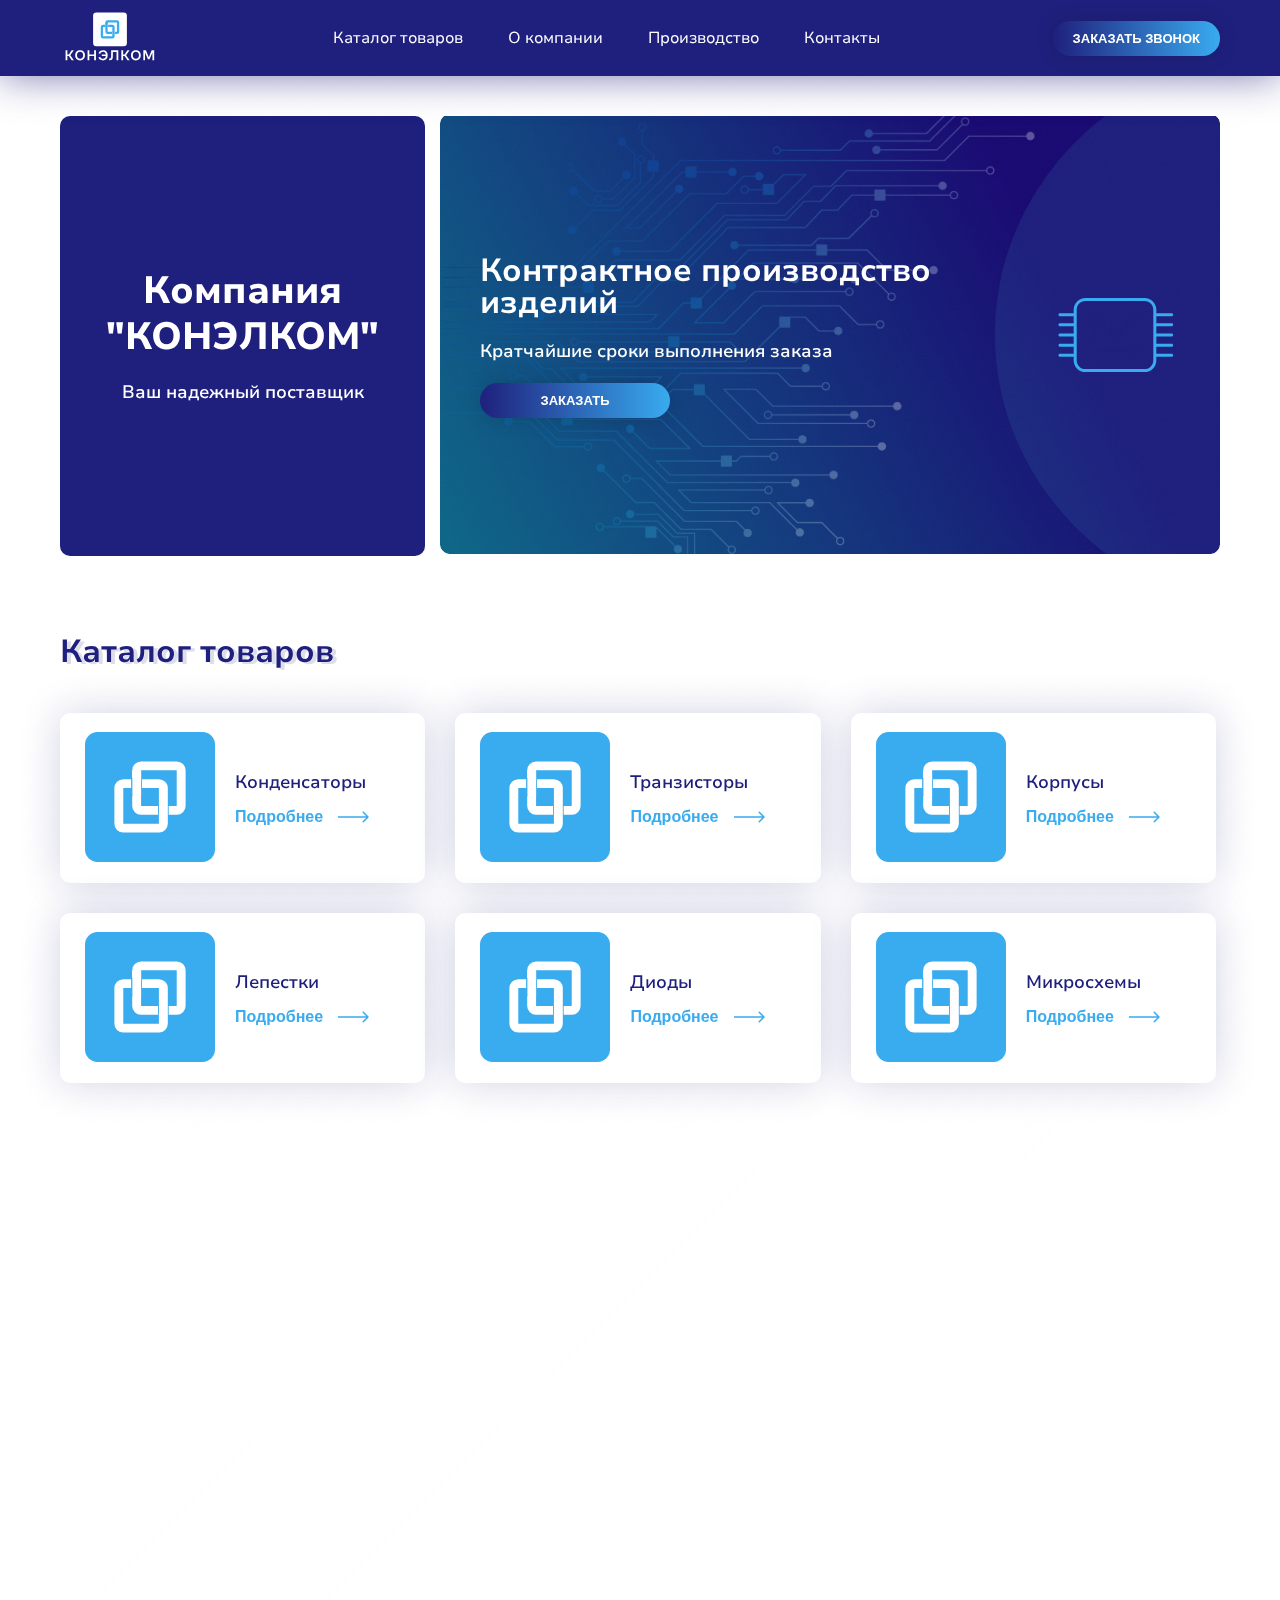
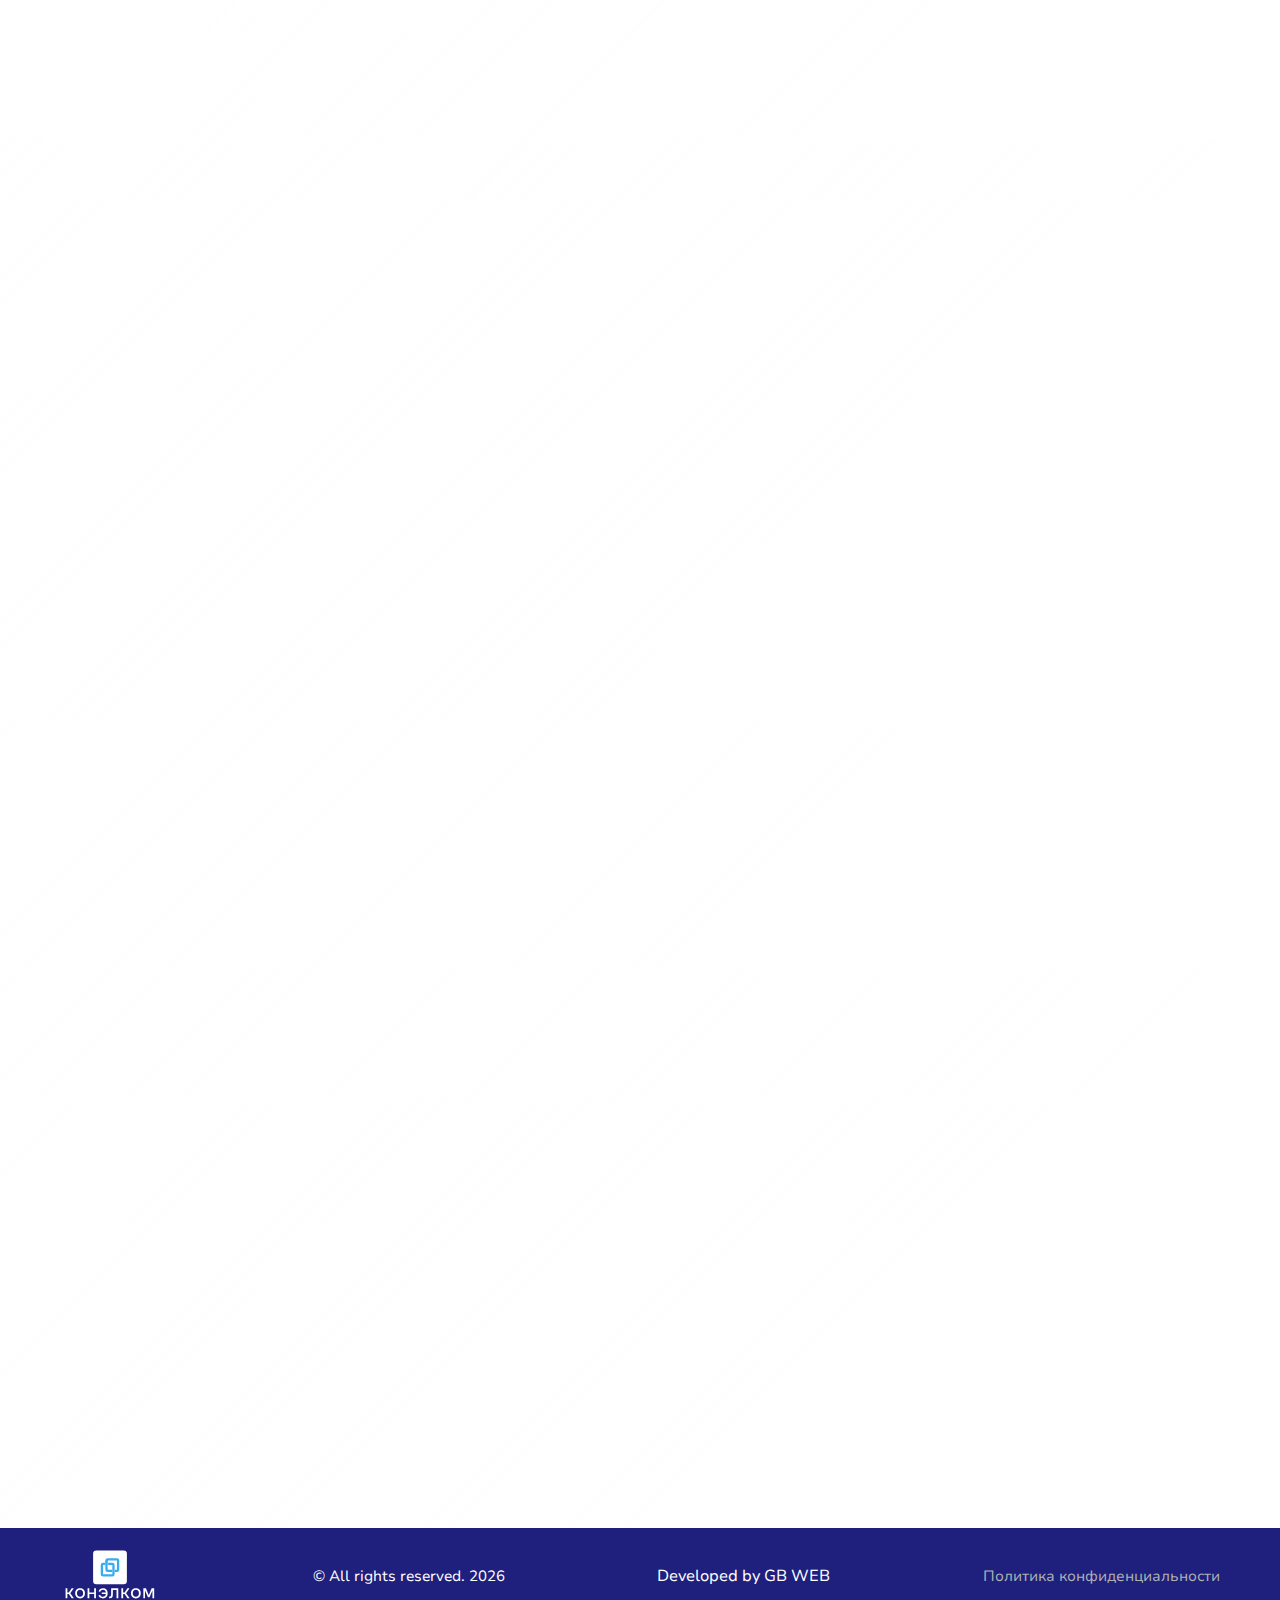
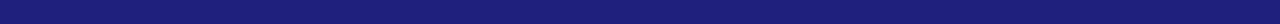
<file: index.html>
<!DOCTYPE html>
<html lang="ru-RU">

<head>
    <meta charset="UTF-8">
    <meta http-equiv="X-UA-Compatible" content="IE=edge">
    <meta name="viewport" content="width=device-width, initial-scale=1.0">
    <link rel="shortcut icon" href="img/shortcut-icon.svg" type="image/x-icon">
    <link rel="stylesheet" href="css/aos.css">
    <link rel="stylesheet" href="css/swiper-bundle.min.css">
    <link rel="stylesheet" href="css/main.css">
    <title>ООО "КОНЭЛКОМ"</title>
</head>

<body>
    <div class="wrapper">
        <header class="header" id="masthead">
            <div class="container">
                <div class="header-wrapper">
                    <a href="/" class="logo">
                        <img class="logo-black" src="img/logo-white.svg" alt>
                        <img class="logo-white" src="img/logo-blue.svg" alt>
                    </a>
                    <ul class="main-menu">
                        <li class="menu-item"><a data-content="Каталог товаров" class="js-link-anchor" href="#catalog">Каталог
                                товаров</a></li>
                        <li class="menu-item"><a data-content="О компании" class="js-link-anchor" href="#about">О компании</a>
                        </li>
                        <li class="menu-item"><a data-content="Производство" class="js-link-anchor"
                                href="#production">Производство</a>
                        </li>
                        <li class="menu-item"><a data-content="Контакты" class="js-link-anchor" href="#contacts">Контакты</a>
                        </li>
                    </ul>
                    <button type="button" class="button modal-open--js" data-modal="contact-form">Заказать звонок</button>
                    <button class="burger-menu">
                        <span></span>
                    </button>
                </div>
            </div>
        </header>
        <main class="page" id="page">
            <section class="intro">
                <div class="container">
                    <div class="intro__wrapper">
                        <div class="title-box" data-aos="fade-right" data-aos-delay="400">
                            <h1 class="first-title" data-aos="fade-down" data-aos-delay="500">Компания "КОНЭЛКОМ"</h1>
                            <div class="sub-title" data-aos="fade-down" data-aos-delay="600">Ваш надежный поставщик</div>
                        </div>
                        <div class="swiper intro-slider" style="background-image: url('img/intro/intro-img.png');"
                            data-aos="fade-left" data-aos-delay="400">
                            <div class="swiper-wrapper">
                                <div class="swiper-slide intro-slider__item">
                                    <div class="intro-slider__item-body">
                                        <h2 class="second-title text-color-white text-align-left padding-bottom-0">Электронные
                                            компоненты оптом</h2>
                                        <div class="sub-title">С гарантией от завода производителя</div>
                                        <button type="button" class="button max-width-190 modal-open--js"
                                            data-modal="contact-form">Смотреть каталог</button>
                                    </div>
                                    <div class="intro-slider__item-img">
                                        <img src="img/intro/intro-icon.svg" alt class="img">
                                    </div>
                                </div>
                                <div class="swiper-slide intro-slider__item">
                                    <div class="intro-slider__item-body">
                                        <h2 class="second-title text-color-white text-align-left padding-bottom-0">Контрактное
                                            производство изделий
                                        </h2>
                                        <div class="sub-title">Кратчайшие сроки выполнения заказа</div>
                                        <button type="button" class="button max-width-190 modal-open--js"
                                            data-modal="contact-form">заказать</button>
                                    </div>
                                    <div class="intro-slider__item-img">
                                        <img src="img/intro/intro-icon.svg" alt class="img">
                                    </div>
                                </div>
                            </div>
                        </div>
                    </div>
            </section>
            <section class="content" id="catalog">
                <div class="container">
                    <div class="content__wrapper" data-aos="fade-right" data-aos-delay="400" data-aos-anchor=".catalog">
                        <h2 class="second-title" data-aos="fade-right" data-aos-delay="500" data-aos-anchor=".catalog" data-text="Каталог
                        товаров">Каталог
                            товаров
                        </h2>
                        <div class="catalog">
                            <div class="catalog__item" data-aos="fade-right" data-aos-delay="550" data-aos-anchor=".catalog">
                                <div class="catalog__item-img">
                                    <img src="img/shortcut-icon.svg" alt class="img">
                                </div>
                                <div class="catalog__item-body">
                                    <div class="content-text">Конденсаторы</div>
                                    <button type="button" class="content-link no-standart-buttons modal-open--js"
                                        data-modal="contact-form">Подробнее <svg xmlns="http://www.w3.org/2000/svg" width="31"
                                            height="12" viewBox="0 0 31 12" fill="none">
                                            <path
                                                d="M30.5303 6.53033C30.8232 6.23744 30.8232 5.76257 30.5303 5.46967L25.7574 0.696701C25.4645 0.403808 24.9896 0.403808 24.6967 0.696701C24.4038 0.989595 24.4038 1.46447 24.6967 1.75736L28.9393 6L24.6967 10.2426C24.4038 10.5355 24.4038 11.0104 24.6967 11.3033C24.9896 11.5962 25.4645 11.5962 25.7574 11.3033L30.5303 6.53033ZM-6.55671e-08 6.75L30 6.75L30 5.25L6.55671e-08 5.25L-6.55671e-08 6.75Z"
                                                fill="#1f207d" />
                                        </svg></button>
                                </div>
                            </div>
                            <div class="catalog__item" data-aos="fade-right" data-aos-delay="600" data-aos-anchor=".catalog">
                                <div class="catalog__item-img">
                                    <img src="img/shortcut-icon.svg" alt class="img">
                                </div>
                                <div class="catalog__item-body">
                                    <div class="content-text">Транзисторы</div>
                                    <button type="button" class="content-link no-standart-buttons modal-open--js"
                                        data-modal="contact-form">Подробнее <svg xmlns="http://www.w3.org/2000/svg" width="31"
                                            height="12" viewBox="0 0 31 12" fill="none">
                                            <path
                                                d="M30.5303 6.53033C30.8232 6.23744 30.8232 5.76257 30.5303 5.46967L25.7574 0.696701C25.4645 0.403808 24.9896 0.403808 24.6967 0.696701C24.4038 0.989595 24.4038 1.46447 24.6967 1.75736L28.9393 6L24.6967 10.2426C24.4038 10.5355 24.4038 11.0104 24.6967 11.3033C24.9896 11.5962 25.4645 11.5962 25.7574 11.3033L30.5303 6.53033ZM-6.55671e-08 6.75L30 6.75L30 5.25L6.55671e-08 5.25L-6.55671e-08 6.75Z"
                                                fill="#1f207d" />
                                        </svg></button>
                                </div>
                            </div>
                            <div class="catalog__item" data-aos="fade-right" data-aos-delay="650" data-aos-anchor=".catalog">
                                <div class="catalog__item-img">
                                    <img src="img/shortcut-icon.svg" alt class="img">
                                </div>
                                <div class="catalog__item-body">
                                    <div class="content-text">Корпусы</div>
                                    <button type="button" class="content-link no-standart-buttons modal-open--js"
                                        data-modal="contact-form">Подробнее <svg xmlns="http://www.w3.org/2000/svg" width="31"
                                            height="12" viewBox="0 0 31 12" fill="none">
                                            <path
                                                d="M30.5303 6.53033C30.8232 6.23744 30.8232 5.76257 30.5303 5.46967L25.7574 0.696701C25.4645 0.403808 24.9896 0.403808 24.6967 0.696701C24.4038 0.989595 24.4038 1.46447 24.6967 1.75736L28.9393 6L24.6967 10.2426C24.4038 10.5355 24.4038 11.0104 24.6967 11.3033C24.9896 11.5962 25.4645 11.5962 25.7574 11.3033L30.5303 6.53033ZM-6.55671e-08 6.75L30 6.75L30 5.25L6.55671e-08 5.25L-6.55671e-08 6.75Z"
                                                fill="#1f207d" />
                                        </svg></button>
                                </div>
                            </div>
                            <div class="catalog__item" data-aos="fade-right" data-aos-delay="700" data-aos-anchor=".catalog">
                                <div class="catalog__item-img">
                                    <img src="img/shortcut-icon.svg" alt class="img">
                                </div>
                                <div class="catalog__item-body">
                                    <div class="content-text">Лепестки</div>
                                    <button type="button" class="content-link no-standart-buttons modal-open--js"
                                        data-modal="contact-form">Подробнее <svg xmlns="http://www.w3.org/2000/svg" width="31"
                                            height="12" viewBox="0 0 31 12" fill="none">
                                            <path
                                                d="M30.5303 6.53033C30.8232 6.23744 30.8232 5.76257 30.5303 5.46967L25.7574 0.696701C25.4645 0.403808 24.9896 0.403808 24.6967 0.696701C24.4038 0.989595 24.4038 1.46447 24.6967 1.75736L28.9393 6L24.6967 10.2426C24.4038 10.5355 24.4038 11.0104 24.6967 11.3033C24.9896 11.5962 25.4645 11.5962 25.7574 11.3033L30.5303 6.53033ZM-6.55671e-08 6.75L30 6.75L30 5.25L6.55671e-08 5.25L-6.55671e-08 6.75Z"
                                                fill="#1f207d" />
                                        </svg></button>
                                </div>
                            </div>
                            <div class="catalog__item" data-aos="fade-right" data-aos-delay="750" data-aos-anchor=".catalog">
                                <div class="catalog__item-img">
                                    <img src="img/shortcut-icon.svg" alt class="img">
                                </div>
                                <div class="catalog__item-body">
                                    <div class="content-text">Диоды</div>
                                    <button type="button" class="content-link no-standart-buttons modal-open--js"
                                        data-modal="contact-form">Подробнее <svg xmlns="http://www.w3.org/2000/svg" width="31"
                                            height="12" viewBox="0 0 31 12" fill="none">
                                            <path
                                                d="M30.5303 6.53033C30.8232 6.23744 30.8232 5.76257 30.5303 5.46967L25.7574 0.696701C25.4645 0.403808 24.9896 0.403808 24.6967 0.696701C24.4038 0.989595 24.4038 1.46447 24.6967 1.75736L28.9393 6L24.6967 10.2426C24.4038 10.5355 24.4038 11.0104 24.6967 11.3033C24.9896 11.5962 25.4645 11.5962 25.7574 11.3033L30.5303 6.53033ZM-6.55671e-08 6.75L30 6.75L30 5.25L6.55671e-08 5.25L-6.55671e-08 6.75Z"
                                                fill="#1f207d" />
                                        </svg></button>
                                </div>
                            </div>
                            <div class="catalog__item" data-aos="fade-right" data-aos-delay="800" data-aos-anchor=".catalog">
                                <div class="catalog__item-img">
                                    <img src="img/shortcut-icon.svg" alt class="img">
                                </div>
                                <div class="catalog__item-body">
                                    <div class="content-text">Микросхемы</div>
                                    <button type="button" class="content-link no-standart-buttons modal-open--js"
                                        data-modal="contact-form">Подробнее <svg xmlns="http://www.w3.org/2000/svg" width="31"
                                            height="12" viewBox="0 0 31 12" fill="none">
                                            <path
                                                d="M30.5303 6.53033C30.8232 6.23744 30.8232 5.76257 30.5303 5.46967L25.7574 0.696701C25.4645 0.403808 24.9896 0.403808 24.6967 0.696701C24.4038 0.989595 24.4038 1.46447 24.6967 1.75736L28.9393 6L24.6967 10.2426C24.4038 10.5355 24.4038 11.0104 24.6967 11.3033C24.9896 11.5962 25.4645 11.5962 25.7574 11.3033L30.5303 6.53033ZM-6.55671e-08 6.75L30 6.75L30 5.25L6.55671e-08 5.25L-6.55671e-08 6.75Z"
                                                fill="#1f207d" />
                                        </svg></button>
                                </div>
                            </div>
                        </div>
                    </div>
                </div>
            </section>
            <section class="content" id="about">
                <div class="container">
                    <div class="content__wrapper" data-aos="fade-right" data-aos-delay="400" data-aos-anchor=".about">
                        <h2 class="second-title" data-aos="fade-right" data-aos-delay="500" data-aos-anchor=".about"
                            data-text="О компании">О компании</h2>
                        <div class="about">
                            <div class="about__description" data-aos="fade-right" data-aos-delay="700" data-aos-anchor=".about">
                                <p data-aos="fade-down" data-aos-delay="800" data-aos-anchor=".about">Компания <span>КОНЭЛКОМ
                                    </span> - надежный поставщик импортных и отечественных электронных компонентов для комплектации
                                    и
                                    производственных нужд промышленных предприятий.</p>
                                <p data-aos="fade-down" data-aos-delay="850" data-aos-anchor=".about">Компания была создана
                                    профессионалами рынка электронных компонентов с целью максимально обеспечить потребности
                                    производителей элетронной техники.</p>
                                <p data-aos="fade-down" data-aos-delay="900" data-aos-anchor=".about">Кроме того, компания имеет
                                    собственную производственную базу и успешно реализует контрактное производство электронных
                                    компонентов.</p>
                            </div>
                            <div class="about__img" data-aos="fade-left" data-aos-delay="800" data-aos-anchor=".about">
                                <img class="img" src="img/about/about-img.png" alt>
                            </div>
                        </div>
                    </div>
                </div>
            </section>
            <div class="advantages">
                <div class="container">
                    <div class="advantages__body" data-aos="fade-right" data-aos-delay="400" data-aos-anchor=".advantages">
                        <div class="advantages__item" data-aos="fade-right" data-aos-delay="500" data-aos-anchor=".advantages">
                            <div class="advantages-icon">
                                <img src="img/advantages/partners-icon.svg" alt class="img">
                            </div>
                            <div class="advantages-description">Прямое сотрудничество с поставщиками</div>
                        </div>
                        <div class="advantages__item" data-aos="fade-right" data-aos-delay="600" data-aos-anchor=".advantages">
                            <div class="advantages-icon">
                                <img src="img/advantages/delivery-icon.svg" alt class="img">
                            </div>
                            <div class="advantages-description">Быстрая доставка от 14 дней</div>
                        </div>
                        <div class="advantages__item" data-aos="fade-right" data-aos-delay="700" data-aos-anchor=".advantages">
                            <div class="advantages-icon">
                                <img src="img/advantages/payment-icon.svg" alt class="img">
                            </div>
                            <div class="advantages-description">Гибкая система оплаты</div>
                        </div>
                        <div class="advantages__item" data-aos="fade-right" data-aos-delay="800" data-aos-anchor=".advantages">
                            <div class="advantages-icon">
                                <img src="img/advantages/agreement-icon.svg" alt class="img">
                            </div>
                            <div class="advantages-description">Официальный договор, полная защита средств</div>
                        </div>
                    </div>
                </div>
            </div>
            <section class="content" id="production">
                <div class="container">
                    <div class="content__wrapper" data-aos="fade-right" data-aos-delay="400" data-aos-anchor=".production">
                        <h2 class="second-title" data-aos="fade-right" data-aos-delay="500" data-aos-anchor=".production"
                            data-text="Производство">Производство</h2>
                        <div class="production">
                            <div class="production__img" data-aos="fade-right" data-aos-delay="800" data-aos-anchor=".production">
                                <img class="img" src="img/production/GxOhVcuDZWo-Photoroom.png" alt>
                            </div>
                            <div class="production__description" data-aos="fade-left" data-aos-delay="700"
                                data-aos-anchor=".production">
                                <p data-aos="fade-down" data-aos-delay="800" data-aos-anchor=".production">Компания <span>КОНЭЛКОМ
                                    </span> оказывает услуги контрактного производства электронных компонентов, обеспечивая
                                    высокое качество и надежность на каждом этапе производственного процесса.</p>
                                <p data-aos="fade-down" data-aos-delay="850" data-aos-anchor=".production">Наша команда
                                    профессионалов использует современные технологии и оборудование, что позволяет нам создавать
                                    продукцию, соответствующую самым строгим стандартам.</p>
                                <button type="button" class="button max-width-190 modal-open--js"
                                    data-modal="contact-form">заказать</button>
                            </div>
                        </div>
                    </div>
                </div>
            </section>
            <div class="advantages">
                <div class="container">
                    <div class="advantages__body" data-aos="fade-right" data-aos-delay="400" data-aos-anchor=".production">
                        <div class="advantages__item advantages__item--width-50" data-aos="fade-right" data-aos-delay="500"
                            data-aos-anchor=".production">
                            <div class="advantages-icon">
                                <img src="img/advantages/Individual.svg" alt class="img">
                            </div>
                            <div class="advantages-description">Мы учитываем все требования клиента, предлагая соответствующие
                                решения</div>
                        </div>
                        <div class="advantages__item advantages__item--width-50" data-aos="fade-right" data-aos-delay="600"
                            data-aos-anchor=".production">
                            <div class="advantages-icon">
                                <img src="img/advantages/Quality.svg" alt class="img">
                            </div>
                            <div class="advantages-description">Все изделия проходят строгий контроль качества на каждом этапе
                                производства</div>
                        </div>
                        <div class="advantages__item advantages__item--width-50" data-aos="fade-right" data-aos-delay="700"
                            data-aos-anchor=".production">
                            <div class="advantages-icon">
                                <img src="img/advantages/Flexibility.svg" alt class="img">
                            </div>
                            <div class="advantages-description">Мы способны адаптироваться под ваши производственные планы</div>
                        </div>
                        <div class="advantages__item advantages__item--width-50" data-aos="fade-right" data-aos-delay="800"
                            data-aos-anchor=".production">
                            <div class="advantages-icon">
                                <img src="img/advantages/Speed.svg" alt class="img">
                            </div>
                            <div class="advantages-description">Оптимизированные процессы позволяют нам сокращать сроки выполнения
                                заказов без ущерба для качества</div>
                        </div>
                    </div>
                </div>
            </div>
            <section class="content" id="contacts">
                <div class="container">
                    <div class="content__wrapper" data-aos="fade-right" data-aos-delay="400" data-aos-anchor=".contacts">
                        <h2 class="second-title" data-aos="fade-right" data-aos-delay="500" data-aos-anchor=".contacts"
                            data-text="Контакты">Контакты</h2>
                        <div class="contacts">
                            <div class="contacts-box" data-aos="fade-right" data-aos-delay="550" data-aos-anchor=".contacts">
                                <div class="contacts-box__item">
                                    <div class="contacts-box__icon"><img src="img/contacts/location.svg" alt class="img"></div>
                                    394019, г. Воронеж, ул. Еремеева, д. 22Д, помещ. 43
                                </div>
                                <a href="tel:+79106582668" class="contacts-box__item contacts-box__link">
                                    <div class="contacts-box__icon"><svg width="16" height="16" viewBox="0 0 16 16" fill="none"
                                            xmlns="http://www.w3.org/2000/svg">
                                            <g clip-path="url(#clip0_1_1756)">
                                                <path
                                                    d="M6.76448 9.17333C7.69225 10.1145 8.81483 10.8411 10.0534 11.3022L11.7289 9.96889C11.7786 9.93468 11.8375 9.91636 11.8978 9.91636C11.9581 9.91636 12.017 9.93468 12.0667 9.96889L15.1778 11.9733C15.2959 12.0443 15.3959 12.1418 15.4699 12.2581C15.5438 12.3744 15.5897 12.5063 15.6039 12.6434C15.6182 12.7805 15.6003 12.919 15.5518 13.048C15.5033 13.177 15.4255 13.2929 15.3245 13.3867L13.8667 14.8267C13.6579 15.0329 13.4013 15.1843 13.1198 15.2673C12.8383 15.3503 12.5406 15.3623 12.2534 15.3022C9.38769 14.7104 6.74632 13.3242 4.63115 11.3022C2.56292 9.26011 1.13172 6.66171 0.511149 3.82222C0.449846 3.53939 0.46264 3.24553 0.548294 2.9691C0.633948 2.69267 0.789556 2.44305 1.00004 2.24444L2.51115 0.786665C2.60466 0.690571 2.7187 0.616876 2.84473 0.5711C2.97075 0.525323 3.1055 0.508651 3.23889 0.522331C3.37227 0.536012 3.50083 0.57969 3.61494 0.650096C3.72905 0.720502 3.82576 0.815812 3.89782 0.928887L5.96893 4C6.00465 4.04822 6.02393 4.10665 6.02393 4.16667C6.02393 4.22668 6.00465 4.28511 5.96893 4.33333L4.60448 5.97333C5.07807 7.18708 5.81592 8.28019 6.76448 9.17333Z"
                                                    fill="#1f207d" />
                                            </g>
                                            <defs>
                                                <clipPath id="clip0_1_1756">
                                                    <rect width="16" height="16" fill="white" />
                                                </clipPath>
                                            </defs>
                                        </svg>
                                    </div>+7 (910)
                                    658-26-68
                                </a>
                                <a href="mailto:conelcom@yandex.ru" class="contacts-box__item contacts-box__link">
                                    <div class="contacts-box__icon"><svg width="16" height="16" viewBox="0 0 16 16" fill="none"
                                            xmlns="http://www.w3.org/2000/svg">
                                            <path
                                                d="M0.05 3.555C0.150818 3.11324 0.398655 2.71881 0.752922 2.43631C1.10719 2.1538 1.54688 1.99997 2 2H14C14.4531 1.99997 14.8928 2.1538 15.2471 2.43631C15.6013 2.71881 15.8492 3.11324 15.95 3.555L8 8.414L0.05 3.555ZM0 4.697V11.801L5.803 8.243L0 4.697ZM6.761 8.83L0.191 12.857C0.353327 13.1993 0.609527 13.4884 0.929782 13.6908C1.25004 13.8931 1.62117 14.0004 2 14H14C14.3788 14.0001 14.7498 13.8926 15.0698 13.6901C15.3899 13.4876 15.6459 13.1983 15.808 12.856L9.238 8.829L8 9.586L6.761 8.829V8.83ZM10.197 8.244L16 11.801V4.697L10.197 8.243V8.244Z"
                                                fill="#1f207d" />
                                        </svg>
                                    </div>
                                    conelcom@yandex.ru
                                </a>
                                <div class="contacts-box__item">
                                    <div class="contacts-box__icon"><img src="img/contacts/time.svg" alt class="img"></div>
                                    График работы: ПН-ПТ с 9:00 до 18:00
                                </div>
                            </div>
                            <div class="map" data-aos="fade-left" data-aos-delay="550" data-aos-anchor=".contacts" loading="lazy">
                                <iframe
                                    src="https://yandex.ru/map-widget/v1/?um=constructor%3A618a1ae87f1263a48642b5f1e888bbd5fd8c296242e0a87487c570b7fdf81d28&amp;source=constructor"
                                    width="100%" height="400" frameborder="0"></iframe>
                            </div>
                        </div>
                    </div>
                </div>
            </section>
        </main>
        <div class="modal-overlay" id="contact-form">
            <div class="popup">
                <div class="second-title padding-bottom-0">Заполните форму и с вами свяжется наш менеджер!</div>
                <div class="modal-body">
                    <label for="fio" class="title-field">ФИО*
                        <input class="field" type="text" name="fio" id="" placeholder="Введите ФИО" required>
                    </label>
                    <label for="position" class="title-field">Должность*
                        <input class="field" type="text" name="position" placeholder="Введите должность" required>
                    </label>
                    <label for="phone" class="title-field">Номер телефона*
                        <input class="field user-phone" type="text" name="phone" placeholder="Введите номер телефона" required>
                    </label>
                    <label for="email" class="title-field">E-mail*
                        <input class="field" type="text" name="email" placeholder="Введите адрес электронной почты" required>
                    </label>
                </div>
                <div class="modal-bottom">
                    <div class="buttons-block">
                        <button type="reset" class="button button--close-modal close-modal--js">закрыть</button>
                        <button type="submit" class="button sub-modal-open--js" data-modal="close-modal">Отправить</button>
                    </div>
                </div>
            </div>
        </div>
        <div class="modal-overlay" id="close-modal">
            <div class="popup">
                <div class="second-title padding-bottom-0">Спасибо! Мы свяжемся с вами в ближайшее время!</div>
                <div class="modal-body"></div>
                <div class="modal-bottom">
                    <div class="buttons-block">
                        <button type="button" class="button close-modal--js">Закрыть</button>
                    </div>
                </div>
            </div>
        </div>
        <button class="button-up">
            <img src="img/button-up.svg" alt="">
        </button>
        <footer class="footer" id="footer">
            <div class="container">
                <div class="footer__body">
                    <div class="logo">
                        <img class="logo-black" src="img/logo-white.svg" alt>
                    </div>
                    <div class="copyright">© All rights reserved. <span id="current-year"></span></div>
                    <div class="menu-item"><a data-content="Developed by GB WEB" href="https://gbweb.ru/"
                            target="_blank">Developed by GB
                            WEB</a></div>
                    <a class="footer__link" href="#">Политика конфиденциальности</a>
                </div>
            </div>
        </footer>
    </div>
    <script src="js/swiper-bundle.min.js"></script>
    <script src="js/aos.js"></script>
    <script src="js/inputmask.js"></script>
    <script src="js/main.js"></script>
    <script src="js/swiper.js"></script>
</body>

</html>
</file>
<file: css/main.css>
html, body, div, span, object, iframe,
h1, h2, h3, h4, h5, h6, p, blockquote, pre,
abbr, address, cite, code,
del, dfn, em, img, ins, kbd, q, samp,
small, strong, sub, sup, var,
b, i,
dl, dt, dd, ol, ul, li,
fieldset, form, label, legend,
table, caption, tbody, tfoot, thead, tr, th, td,
article, aside, canvas, details, figcaption, figure,
footer, header, hgroup, menu, nav, section, summary,
time, mark, audio, video {
  margin: 0;
  padding: 0;
  border: 0;
  outline: 0;
  font-size: 100%;
  vertical-align: baseline;
  background: transparent;
}

body {
  line-height: 1;
}

* {
  box-sizing: border-box;
}

article, aside, details, figcaption, figure,
footer, header, hgroup, menu, nav, section {
  display: block;
}

nav ul,
ul {
  list-style: none;
}

blockquote, q {
  quotes: none;
}

blockquote:before, blockquote:after,
q:before, q:after {
  content: "";
  content: none;
}

a {
  margin: 0;
  padding: 0;
  font-size: 100%;
  vertical-align: baseline;
  background: transparent;
}

/* change colours to suit your needs */
ins {
  background-color: #ff9;
  color: #000;
  text-decoration: none;
}

/* change colours to suit your needs */
mark {
  background-color: #ff9;
  color: #000;
  font-style: italic;
  font-weight: bold;
}

del {
  text-decoration: line-through;
}

abbr[title], dfn[title] {
  border-bottom: 1px dotted;
  cursor: help;
}

table {
  border-collapse: collapse;
  border-spacing: 0;
}

/* change border colour to suit your needs */
hr {
  display: block;
  height: 1px;
  border: 0;
  border-top: 1px solid #cccccc;
  margin: 1em 0;
  padding: 0;
}

input, select {
  vertical-align: middle;
}

@font-face {
  font-family: "NunitoSans";
  src: url("../fonts/NunitoSans_10pt-ExtraBold.woff") format("woff"), url("../fonts/NunitoSans_10pt-ExtraBold.ttf") format("truetype");
  font-weight: 800;
  font-style: normal;
  font-display: swap;
}
@font-face {
  font-family: "NunitoSans";
  src: url("../fonts/NunitoSans_10pt-Bold.woff") format("woff"), url("../fonts/NunitoSans_10pt-Bold.ttf") format("truetype");
  font-weight: 700;
  font-style: normal;
  font-display: swap;
}
@font-face {
  font-family: "NunitoSans";
  src: url("../fonts/NunitoSans_10pt-SemiBold.woff") format("woff"), url("../fonts/NunitoSans_10pt-SemiBold.ttf") format("truetype");
  font-weight: 600;
  font-style: normal;
  font-display: swap;
}
@font-face {
  font-family: "NunitoSans";
  src: url("../fonts/NunitoSans_10pt-Regular.woff") format("woff"), url("../fonts/NunitoSans_10pt-Regular.ttf") format("truetype");
  font-weight: 400;
  font-style: normal;
  font-display: swap;
}
/*--------------------------------------------html,body-----------------------------------*/
html, body {
  height: 100%;
  scroll-behavior: smooth;
}

body {
  font-family: "NunitoSans";
  font-weight: 400;
  background: -o-linear-gradient(315deg, rgba(255, 255, 255, 0.3), rgba(255, 255, 255, 0.6));
  background: linear-gradient(135deg, rgba(255, 255, 255, 0.3), rgba(255, 255, 255, 0.6));
}

body._lock {
  overflow: hidden;
}

/*--------------------------------------------wrapper-------------------------------------*/
.wrapper {
  position: relative;
  min-height: 100vh;
  overflow: hidden;
  display: -webkit-box;
  display: -ms-flexbox;
  display: flex;
  -webkit-box-orient: vertical;
  -webkit-box-direction: normal;
  -ms-flex-direction: column;
  flex-direction: column;
  margin: 0 auto;
}

/*--------------------------------------------container-----------------------------------*/
.container {
  max-width: 1180px;
  margin: 0 auto;
  padding: 0 10px;
}

.page {
  -webkit-box-flex: 1;
  -ms-flex: 1 1 auto;
  flex: 1 1 auto;
}

.img {
  width: 100%;
  height: 100%;
  -o-object-fit: contain;
  object-fit: contain;
  -o-object-position: center;
  object-position: center;
}

.overlay {
  position: absolute;
  top: 0;
  left: 0;
  width: 100%;
  min-height: 100%;
  z-index: 0;
  background: rgba(0, 0, 0, 0.35);
}

.first-title {
  color: #FFF;
  text-align: center;
  font-size: 38px;
  font-style: normal;
  font-weight: 800;
  line-height: 120%;
  width: 100%;
}
@media (max-width: 1180px) {
  .first-title {
    font-size: calc(28px + 10 * (100vw - 320px) / 1600);
  }
}

.second-title {
  position: relative;
  color: #1f207d;
  text-align: center;
  font-size: 32px;
  font-style: normal;
  font-weight: 700;
  line-height: 100%;
  padding-bottom: 45px;
}
@media (max-width: 1180px) {
  .second-title {
    font-size: calc(22px + 10 * (100vw - 320px) / 1600);
  }
}

.second-title:before {
  content: attr(data-text);
  position: absolute;
  left: 1px;
  top: 1.5px;
  width: calc(100% + 5px);
  -webkit-transform-origin: bottom;
  -ms-transform-origin: bottom;
  transform-origin: bottom;
  line-height: 100%;
  -webkit-background-clip: text;
  color: #1f207d;
  opacity: 0.15;
}

.sub-title {
  color: #FFF;
  font-size: 18px;
  font-style: normal;
  font-weight: 600;
  line-height: normal;
}

.content-text {
  color: #1f207d;
  font-size: 18px;
  font-style: normal;
  font-weight: 600;
  line-height: 130%;
}

.content-link {
  display: -webkit-box;
  display: -ms-flexbox;
  display: flex;
  -webkit-box-align: center;
  -ms-flex-align: center;
  align-items: center;
  gap: 15px;
  color: #39ABEF;
  font-size: 16px;
  font-style: normal;
  font-weight: 700;
  line-height: 100%;
  text-decoration: none;
  cursor: pointer;
  -webkit-transition: all 0.3s ease-in;
  -o-transition: all 0.3s ease-in;
  transition: all 0.3s ease-in;
}
.content-link svg path {
  fill: #39ABEF;
  -webkit-transition: all 0.3s ease-in;
  -o-transition: all 0.3s ease-in;
  transition: all 0.3s ease-in;
}

.content-link:hover {
  gap: 25px;
  color: #5E6367;
  -webkit-transition: all 0.3s ease-in;
  -o-transition: all 0.3s ease-in;
  transition: all 0.3s ease-in;
}
.content-link:hover svg path {
  fill: #5E6367;
  -webkit-transition: all 0.3s ease-in;
  -o-transition: all 0.3s ease-in;
  transition: all 0.3s ease-in;
}

.text-align-left {
  text-align: left;
}

.text-color-white {
  color: #FFF;
}

/*--------------------------------------------header-----------------------------------------*/
.header {
  position: fixed;
  width: 100%;
  z-index: 150;
  background: #1f207d;
  box-shadow: 0 0 40px rgba(31, 32, 125, 0.6);
}

#masthead.header-fixed {
  animation: navbarfixed 600ms ease-out;
  background: #f5f5f5;
  backdrop-filter: blur(10px);
  -webkit-backdrop-filter: blur(10px);
}

@keyframes navbarfixed {
  from {
    transform: translateY(-110%);
  }
  to {
    transform: translateY(0%);
  }
}
.header-wrapper {
  display: flex;
  position: relative;
  align-items: center;
  justify-content: space-between;
  gap: 35px;
  padding: 10px 0;
  width: 100%;
}

#masthead .logo .logo-white {
  display: none;
}

#masthead.header-fixed .logo .logo-black {
  display: none;
}

#masthead.header-fixed .logo .logo-white {
  display: block;
}

#masthead.header-fixed .main-menu {
  background: #f5f5f5;
  backdrop-filter: blur(10px);
  -webkit-backdrop-filter: blur(10px);
}

#masthead.header-fixed .menu-item a {
  color: #1f207d;
}

#masthead.header-fixed .menu-item a::after {
  background: #1f207d;
}

#masthead.header-fixed .menu-item:hover a {
  color: transparent;
}

/*--------------------------------------------logo-------------------------------------------*/
.logo {
  max-width: 100px;
  width: 100%;
  overflow: hidden;
  z-index: 120;
}

.logo img {
  width: 100%;
  height: 100%;
  object-fit: cover;
}

/*--------------------------------------------menu-------------------------------------------*/
.main-menu {
  display: flex;
  align-items: center;
  justify-content: center;
  gap: 45px;
}

.menu-item {
  position: relative;
}
.menu-item a {
  position: relative;
  padding: 10px 0;
  color: #FFF;
  font-size: 16px;
  font-style: normal;
  line-height: normal;
  text-decoration: none;
  transition: all 0.5s ease-out;
}

@media (min-width: 1200px) {
  .menu-item a:before {
    position: absolute;
    left: 0;
    top: 10.5px;
    content: attr(data-content);
    display: inline-block;
    color: #39ABEF;
    width: 100%;
    clip: rect(0, 0, 190px, 0);
    -webkit-transition: clip cubic-bezier(0.25, 0.46, 0.45, 0.94) 500ms;
    transition: clip cubic-bezier(0.25, 0.46, 0.45, 0.94) 500ms;
  }
  .menu-item:hover a {
    color: transparent;
  }
  .menu-item a:hover:before {
    clip: rect(0, 190px, 190px, 0);
    transition: all 0.5s ease-in;
  }
  .current-menu-item a {
    color: #39ABEF;
    transition: all 0.3s ease-in;
  }
}
@media (max-width: 1199.98px) {
  .main-menu {
    display: flex;
    flex-direction: column;
    align-items: center;
    justify-content: flex-start;
    gap: 20px;
    margin-top: 0;
    position: fixed;
    top: -120%;
    left: 0;
    bottom: 0;
    right: 0;
    width: 100%;
    height: 0;
    background: #1f207d;
    margin: 0 auto;
    padding: 135px 15px 15px 15px;
    visibility: hidden;
    opacity: 0;
    z-index: 100;
    overflow-y: auto;
  }
  @keyframes slideMenu {
    0% {
      top: -120%;
      opacity: 0;
    }
    100% {
      top: 0%;
      opacity: 1;
    }
  }
  .main-menu.active {
    top: 0%;
    height: 100vh;
    opacity: 1;
    visibility: visible;
    animation: slideMenu 0.5s linear;
  }
  .main-menu::before {
    display: none;
    content: "";
    top: 0;
    left: 0;
    position: fixed;
    z-index: 50;
    width: 100%;
    height: 119px;
    background-color: #1f207d;
  }
  .main-menu.active::before {
    display: block;
  }
  .menu-item {
    display: flex;
    justify-content: center;
    width: 100%;
    padding-block: 0px;
  }
  .menu-item a {
    font-size: 18px;
    text-align: center;
    padding: 0px;
    color: #FFF;
  }
  #masthead.header-fixed .main-menu {
    background: #1f207d;
    backdrop-filter: blur(10px);
    -webkit-backdrop-filter: blur(10px);
  }
  #masthead.header-fixed .menu-item a {
    color: #FFF;
  }
}
/*--------------------------------------------burger-------------------------------------------*/
.burger-menu {
  display: none;
}

@media (max-width: 1199.98px) {
  .burger-menu {
    display: flex;
    justify-content: center;
    align-items: center;
    border: none;
    outline: none;
    border-radius: 4px;
    background: transparent;
    padding: 6px;
    width: 48px;
    height: 48px;
    flex-shrink: 0;
    position: relative;
    z-index: 120;
    cursor: pointer;
  }
  .burger-menu::before,
  .burger-menu::after,
  .burger-menu span {
    content: "";
    width: 24px;
    height: 2px;
    border-radius: 4px;
    background-color: #FFF;
    position: absolute;
    transition: all 0.3s ease-in 0.1s;
  }
  #masthead.header-fixed .burger-menu::before,
  #masthead.header-fixed .burger-menu::after,
  #masthead.header-fixed .burger-menu span {
    background-color: #1f207d;
    transition: all 0.3s ease-in;
  }
  .burger-menu span {
    top: 50%;
    transform: translateY(-50%);
  }
  .burger-menu::before {
    top: 15px;
  }
  .burger-menu::after {
    bottom: 15px;
  }
  @keyframes opacity-default {
    from {
      opacity: 0;
      visibility: hidden;
    }
    to {
      opacity: 1;
      visibility: visible;
    }
  }
  .burger-menu.active span {
    opacity: 0;
    visibility: hidden;
    transition: all 0.3s ease-in 0.1s;
  }
  .burger-menu.active::before {
    top: 24px;
    transform: rotate(45deg);
    transition: all 0.3s ease-in 0.1s;
  }
  .burger-menu.active::after {
    bottom: 22px;
    transform: rotate(-45deg);
    transition: all 0.3s ease-in 0.1s;
  }
  #masthead.header-fixed .burger-menu.active::before,
  #masthead.header-fixed .burger-menu.active::after,
  #masthead.header-fixed .burger-menu.active span {
    background-color: #FFF;
    transition: all 0.3s ease-in;
  }
}
/*--------------------------------------------button-------------------------------------------*/
.button {
  border: none;
  outline: none;
  display: flex;
  padding: 10px 20px;
  justify-content: center;
  align-items: center;
  gap: 8px;
  border-radius: 50px;
  background: linear-gradient(to right, #1f207d, #39ABEF);
  color: #FFF;
  text-align: center;
  font-size: 13px;
  font-style: normal;
  font-weight: 700;
  line-height: normal;
  text-transform: uppercase;
  text-decoration: none;
  box-shadow: 0 0 20px rgba(8, 7, 16, 0.15);
  cursor: pointer;
  transition: background 0.5s ease-in-out, color 0.5s ease-in-out;
}

.button:hover {
  color: #1f207d;
  background: linear-gradient(to right, #FFF, #39ABEF);
  transition: background 0.5s ease-in-out, color 0.5s ease-in-out;
}

.button--close-modal {
  background: #FFF;
  color: #5E6367;
  transition: background 0.5s ease-in-out, color 0.5s ease-in-out;
}

.button--close-modal:hover {
  background: #AEB1B3;
  color: #1f207d;
  transition: background 0.5s ease-in-out, color 0.5s ease-in-out;
}

/*--------------------------------------------button-up------------------------------------------*/
.button-up {
  display: flex;
  align-items: center;
  justify-content: center;
  position: fixed;
  bottom: 10vh;
  left: 5vw;
  width: 40px;
  height: 40px;
  background: transparent;
  border: none;
  outline: none;
  cursor: pointer;
  opacity: 0;
  visibility: hidden;
  z-index: -5;
}
.button-up img {
  width: 38px;
  height: 38px;
  display: flex;
  flex-shrink: 0;
}

.button-up.active {
  opacity: 1;
  visibility: visible;
  z-index: 50;
  transition: all 0.3s ease-in;
}

/*--------------------------------------------modal------------------------------------------*/
.modal-overlay {
  display: none;
  position: fixed;
  align-items: center;
  justify-content: center;
  top: 0;
  left: 0;
  right: 0;
  bottom: 0;
  width: 100%;
  height: 100vh;
  padding: 0px 15px;
  box-shadow: 0 0 40px rgba(31, 32, 125, 0.6);
  z-index: -5;
}
.modal-overlay.active {
  display: flex;
  z-index: 200;
}

.popup {
  position: absolute;
  top: 50%;
  left: 50%;
  transform: translate(-50%, -50%);
  display: flex;
  flex-direction: column;
  align-items: center;
  justify-content: flex-start;
  max-width: 570px;
  width: 100%;
  gap: 30px;
  padding: 25px 35px;
  border-radius: 10px;
  background: #FFF;
  transition: all 0.3s ease-in;
  max-height: 90vh;
  overflow-y: auto;
}
@media (max-width: 575.98px) {
  .popup {
    max-width: 90%;
  }
}

.modal-title {
  color: #0A1729;
  text-align: center;
  font-size: 18px;
  font-style: normal;
  font-weight: 600;
  line-height: normal;
}

.modal-body {
  color: #FFF;
  text-align: center;
  font-size: 14px;
  line-height: 130%;
  display: flex;
  flex-direction: column;
  width: 100%;
  gap: 15px;
}

.modal-bottom {
  position: relative;
  width: 100%;
  display: flex;
  justify-content: center;
}

.modal-bottom .buttons-block {
  display: flex;
  gap: 15px;
  justify-content: center;
  flex-wrap: wrap;
}

.modal-bottom .buttons-block .button {
  min-width: 15%;
}

/*--------------------------------------------footer-------------------------------------------*/
.footer {
  position: relative;
  max-width: 100%;
  background: #1f207d;
}

.footer__body {
  display: flex;
  align-items: center;
  padding: 20px 0;
  width: 100%;
  gap: 15px;
  justify-content: space-between;
}
@media (max-width: 991.98px) {
  .footer__body {
    justify-content: center;
    gap: 35px;
    flex-wrap: wrap;
  }
}

.copyright {
  color: #FFF;
  font-size: 15px;
  font-style: normal;
  font-weight: 400;
  line-height: normal;
}
@media (max-width: 991.98px) {
  .copyright {
    order: 4;
  }
}

.footer__link {
  color: #AEB1B3;
  font-size: 15px;
  font-style: normal;
  font-weight: 400;
  line-height: normal;
  text-decoration: none;
  transition: all 0.3s ease-in;
}
@media (max-width: 991.98px) {
  .footer__link {
    order: 3;
  }
}

.footer__link:hover {
  color: #FFF;
  text-decoration: underline;
  transition: all 0.3s ease-in;
}

/*--------------------------------------------404-------------------------------------------*/
.error-block {
  display: flex;
  flex-direction: column;
  width: 100%;
  height: 100%;
  gap: 30px;
  align-items: center;
}

.error-block__title {
  color: #39ABEF;
  font-size: 150px;
  font-style: normal;
  font-weight: 800;
  line-height: 130%;
}
@media (max-width: 1180px) {
  .error-block__title {
    font-size: calc(45px + 105 * (100vw - 320px) / 1600);
  }
}

.error-block__subtitle {
  color: #1f207d;
  font-size: 55px;
  font-style: normal;
  font-weight: 700;
  line-height: 130%;
}
@media (max-width: 1180px) {
  .error-block__subtitle {
    font-size: calc(45px + 10 * (100vw - 320px) / 1600);
  }
}

.error-block__subtitle--small {
  font-size: 45px;
  font-weight: 400;
}
@media (max-width: 1180px) {
  .error-block__subtitle--small {
    font-size: calc(30px + 15 * (100vw - 320px) / 1600);
  }
}

.content {
  position: relative;
  max-width: 100%;
  background: -o-linear-gradient(315deg, rgba(255, 255, 255, 0.3), rgba(255, 255, 255, 0.6));
  background: linear-gradient(135deg, rgba(255, 255, 255, 0.3), rgba(255, 255, 255, 0.6));
  backdrop-filter: blur(100%);
  -webkit-backdrop-filter: blur(10px);
}

.content--bg-grey1 {
  background: -o-linear-gradient(315deg, rgba(255, 255, 255, 0.3), rgba(255, 255, 255, 0.05));
  background: linear-gradient(135deg, rgba(255, 255, 255, 0.3), rgba(255, 255, 255, 0.05));
}

.content__wrapper {
  display: -webkit-box;
  display: -ms-flexbox;
  display: flex;
  -webkit-box-orient: vertical;
  -webkit-box-direction: normal;
  -ms-flex-direction: column;
  flex-direction: column;
  position: relative;
  -webkit-box-align: start;
  -ms-flex-align: start;
  align-items: flex-start;
  width: 100%;
  padding: 40px 0px;
}
@media (max-width: 991.98px) {
  .content__wrapper {
    padding: 25px 0;
    -webkit-box-align: center;
    -ms-flex-align: center;
    align-items: center;
  }
}

.content__top {
  display: -webkit-box;
  display: -ms-flexbox;
  display: flex;
  -webkit-box-align: center;
  -ms-flex-align: center;
  align-items: center;
  -webkit-box-pack: justify;
  -ms-flex-pack: justify;
  justify-content: space-between;
  width: 100%;
  gap: 30px;
  margin-bottom: 45px;
}

.field {
  border: none;
  border-radius: 4px;
  border-bottom: 1px solid #1f207d;
  background: #FFF;
  outline: none;
  width: 100%;
  height: 40px;
  padding: 0 15px;
  color: #1f207d;
  font-family: "NunitoSans";
  font-size: 14px;
  font-style: normal;
  font-weight: 400;
  line-height: 130%;
}

.field::-webkit-input-placeholder {
  color: #1f207d;
  font-family: "NunitoSans";
  font-size: 14px;
  font-style: normal;
  font-weight: 400;
  line-height: 130%;
  -webkit-transition: color 0.3s ease-in;
  transition: color 0.3s ease-in;
}

.field::-moz-placeholder {
  color: #1f207d;
  font-family: "NunitoSans";
  font-size: 14px;
  font-style: normal;
  font-weight: 400;
  line-height: 130%;
  -moz-transition: color 0.3s ease-in;
  transition: color 0.3s ease-in;
}

.field:-ms-input-placeholder {
  color: #1f207d;
  font-family: "NunitoSans";
  font-size: 14px;
  font-style: normal;
  font-weight: 400;
  line-height: 130%;
  -ms-transition: color 0.3s ease-in;
  transition: color 0.3s ease-in;
}

.field::-ms-input-placeholder {
  color: #1f207d;
  font-family: "NunitoSans";
  font-size: 14px;
  font-style: normal;
  font-weight: 400;
  line-height: 130%;
  -ms-transition: color 0.3s ease-in;
  transition: color 0.3s ease-in;
}

.field::placeholder {
  color: #1f207d;
  font-family: "NunitoSans";
  font-size: 14px;
  font-style: normal;
  font-weight: 400;
  line-height: 130%;
  -webkit-transition: color 0.3s ease-in;
  -o-transition: color 0.3s ease-in;
  transition: color 0.3s ease-in;
}

.field:focus::-webkit-input-placeholder {
  color: transparent;
  -webkit-transition: color 0.3s ease-in;
  transition: color 0.3s ease-in;
}

.field:focus::-moz-placeholder {
  color: transparent;
  -moz-transition: color 0.3s ease-in;
  transition: color 0.3s ease-in;
}

.field:focus:-ms-input-placeholder {
  color: transparent;
  -ms-transition: color 0.3s ease-in;
  transition: color 0.3s ease-in;
}

.field:focus::-ms-input-placeholder {
  color: transparent;
  -ms-transition: color 0.3s ease-in;
  transition: color 0.3s ease-in;
}

.field:focus::placeholder {
  color: transparent;
  -webkit-transition: color 0.3s ease-in;
  -o-transition: color 0.3s ease-in;
  transition: color 0.3s ease-in;
}

.title-field {
  display: -webkit-box;
  display: -ms-flexbox;
  display: flex;
  width: 100%;
  -webkit-box-orient: vertical;
  -webkit-box-direction: normal;
  -ms-flex-direction: column;
  flex-direction: column;
  -webkit-box-align: start;
  -ms-flex-align: start;
  align-items: flex-start;
  gap: 4px;
  color: #1f207d;
  font-size: 12px;
  font-style: normal;
  font-weight: 400;
  line-height: 140%;
  letter-spacing: 0.048px;
}

/*--------------------------------------------intro-------------------------------------------*/
.intro {
  position: relative;
  max-width: 100%;
}

.intro__wrapper {
  display: flex;
  position: relative;
  width: 100%;
  justify-content: space-between;
  align-items: center;
  gap: 15px;
  padding: 40px 0px;
}
@media (max-width: 1199.98px) {
  .intro__wrapper {
    flex-direction: column;
  }
}

.intro-slider {
  position: relative;
  max-width: 780px;
  max-height: 440px;
  background-size: contain;
  background-position: left center;
  background-repeat: no-repeat;
}
@media (max-width: 1199.98px) {
  .intro-slider {
    max-width: 100%;
    background-color: #1f207d;
  }
}
@media (max-width: 479.98px) {
  .intro-slider {
    background-size: cover;
  }
}

.intro-slider__item {
  display: flex;
  padding-inline: 40px;
  justify-content: space-between;
  gap: 15px;
  align-items: center;
  position: relative;
  border-radius: 10px;
  min-height: 440px;
}
@media (max-width: 1199.98px) {
  .intro-slider__item {
    min-height: auto;
  }
}
@media (max-width: 767.98px) {
  .intro-slider__item {
    padding-inline: 20px;
  }
}

.intro-slider__item-body {
  display: flex;
  flex-direction: column;
  gap: 20px;
  max-width: 65%;
}
@media (max-width: 1199.98px) {
  .intro-slider__item-body {
    padding-block: 20px;
  }
}
@media (max-width: 767.98px) {
  .intro-slider__item-body {
    max-width: 100%;
  }
}

.intro-slider__item-img {
  max-width: 130px;
  width: 100%;
}
@media (max-width: 767.98px) {
  .intro-slider__item-img {
    display: none;
  }
}

.title-box {
  display: flex;
  flex-direction: column;
  gap: 20px;
  background: #1f207d;
  align-items: center;
  justify-content: center;
  padding: 20px;
  border-radius: 10px;
  min-height: 440px;
}
@media (max-width: 1199.98px) {
  .title-box {
    width: 100%;
    min-height: auto;
  }
}

/*--------------------------------------------catalog-------------------------------------------*/
.catalog {
  display: flex;
  flex-wrap: wrap;
  width: 100%;
  gap: 30px;
  align-items: stretch;
}
@media (max-width: 1199.98px) {
  .catalog {
    justify-content: space-between;
  }
}
@media (max-width: 767.98px) {
  .catalog {
    gap: 15px;
  }
}

.catalog__item {
  display: flex;
  align-items: center;
  gap: 20px;
  padding-inline: 25px;
  width: 31.5%;
  height: 170px;
  background: #FFF;
  border-radius: 10px;
  box-shadow: 0 0 40px rgba(31, 32, 125, 0.2);
}
@media (max-width: 1199.98px) {
  .catalog__item {
    width: 47.5%;
  }
}
@media (max-width: 767.98px) {
  .catalog__item {
    width: 100%;
    padding-inline: 35px;
    gap: 35px;
  }
}

.catalog__item-img {
  max-width: 130px;
  width: 100%;
}

.catalog__item-body {
  display: flex;
  flex-direction: column;
  gap: 15px;
}

.catalog__item:hover {
  box-shadow: none;
}

/*--------------------------------------------about-------------------------------------------*/
.about {
  display: flex;
  align-items: center;
  justify-content: space-between;
  width: 100%;
  gap: 35px;
}
@media (max-width: 1199.98px) {
  .about {
    gap: 15px;
  }
}

.about__description {
  display: flex;
  flex-direction: column;
  align-items: flex-start;
  gap: 10px;
  max-width: 570px;
  width: 100%;
  color: #1f207d;
  font-size: 16px;
  font-style: normal;
  font-weight: 400;
  line-height: 150%;
  order: 1;
}
.about__description ul li,
.about__description p,
.about__description span {
  color: #1f207d;
  font-size: 16px;
  font-style: normal;
  font-weight: 400;
  line-height: 130%;
}
.about__description span {
  color: #39ABEF;
}

.about__img {
  position: relative;
  max-width: 570px;
  width: 100%;
  max-height: 350px;
  border-radius: 25px;
  overflow: hidden;
  order: 2;
}

@media (max-width: 991.98px) {
  .about {
    flex-direction: column;
    max-width: 100%;
    align-items: center;
  }
  .about__description {
    order: 2;
    max-width: 100%;
  }
  .about__img {
    order: 1;
  }
}
/*--------------------------------------------advantages-------------------------------------------*/
.advantages {
  position: relative;
  max-width: 100%;
  background: linear-gradient(135deg, rgba(255, 255, 255, 0.3), rgba(255, 255, 255, 0.6));
  backdrop-filter: blur(100%);
  -webkit-backdrop-filter: blur(10px);
  padding: 0px 0px 40px 0px;
}

.advantages__body {
  display: flex;
  flex-wrap: wrap;
  width: 100%;
  gap: 30px;
  align-items: stretch;
}
@media (max-width: 767.98px) {
  .advantages__body {
    gap: 15px;
  }
}

.advantages__item {
  display: flex;
  flex: 1;
  align-items: center;
  width: 22.5%;
  gap: 10px;
  background: #FFF;
  box-shadow: 0 0 40px rgba(31, 32, 125, 0.2);
  padding: 15px;
  border-radius: 10px;
}
@media (max-width: 1199.98px) {
  .advantages__item {
    width: 47.5%;
    flex: none;
  }
}
@media (max-width: 767.98px) {
  .advantages__item {
    width: 100%;
  }
}

.advantages-icon {
  display: flex;
  align-items: center;
  justify-content: center;
  width: 60px;
  height: 60px;
  flex-shrink: 0;
}

.advantages-description {
  color: #1f207d;
  font-size: 16px;
  font-style: normal;
  font-weight: 400;
  line-height: 145%;
}

.advantages__item--width-50 {
  width: 47.5%;
  flex: none;
}
@media (max-width: 767.98px) {
  .advantages__item--width-50 {
    width: 100%;
  }
}

/*--------------------------------------------production-------------------------------------------*/
.production {
  display: flex;
  align-items: center;
  justify-content: space-between;
  width: 100%;
  gap: 35px;
}
@media (max-width: 1199.98px) {
  .production {
    gap: 15px;
  }
}

.production__description {
  display: flex;
  flex-direction: column;
  align-items: flex-start;
  gap: 30px;
  max-width: 570px;
  width: 100%;
  color: #1f207d;
  font-size: 16px;
  font-style: normal;
  font-weight: 400;
  line-height: 150%;
}
.production__description ul li,
.production__description p,
.production__description span {
  color: #1f207d;
  font-size: 16px;
  font-style: normal;
  font-weight: 400;
  line-height: 130%;
}
.production__description span {
  color: #39ABEF;
}
@media (max-width: 1199.98px) {
  .production__description {
    gap: 15px;
  }
}

.production__img {
  position: relative;
  max-width: 570px;
  width: 100%;
}

@media (max-width: 991.98px) {
  .production {
    flex-direction: column;
    max-width: 100%;
    align-items: center;
  }
  .production__description {
    max-width: 100%;
  }
  .production .button {
    align-self: center;
  }
}
/*--------------------------------------------contacts-------------------------------------------*/
.contacts {
  display: flex;
  width: 100%;
  align-items: center;
  justify-content: space-between;
  gap: 30px;
}
@media (max-width: 767.98px) {
  .contacts {
    flex-direction: column;
  }
}

.contacts-box {
  display: flex;
  flex-direction: column;
  gap: 20px;
  width: 39.5%;
}
@media (max-width: 767.98px) {
  .contacts-box {
    width: 100%;
  }
}

.contacts-box__item {
  display: flex;
  align-items: center;
  gap: 10px;
  color: #1f207d;
  font-size: 18px;
  font-style: normal;
  font-weight: 400;
  line-height: 145%;
  text-decoration: none;
  transition: all 0.3s ease-in;
}

.contacts-box__icon {
  display: flex;
  align-items: center;
  justify-content: center;
  width: 24px;
  height: 24px;
  flex-shrink: 0;
}
.contacts-box__icon svg {
  width: 24px;
  height: 24px;
}
.contacts-box__icon svg path {
  fill: #1f207d;
  transition: all 0.3s ease-in;
}

.contacts-box__link:hover {
  color: #39ABEF;
  transition: all 0.3s ease-in;
}

.contacts-box__link:hover svg path {
  fill: #39ABEF;
  transition: all 0.3s ease-in;
}

.map {
  display: flex;
  width: 59.5%;
  border-radius: 10px;
  overflow: hidden;
}
@media (max-width: 767.98px) {
  .map {
    width: 100%;
  }
}

.max-width-190 {
  max-width: 190px;
}

.no-standart-buttons {
  border: none;
  outline: none;
  background: transparent;
  padding: 0;
  cursor: pointer;
}

.padding-bottom-0 {
  padding-bottom: 0;
}
</file>
